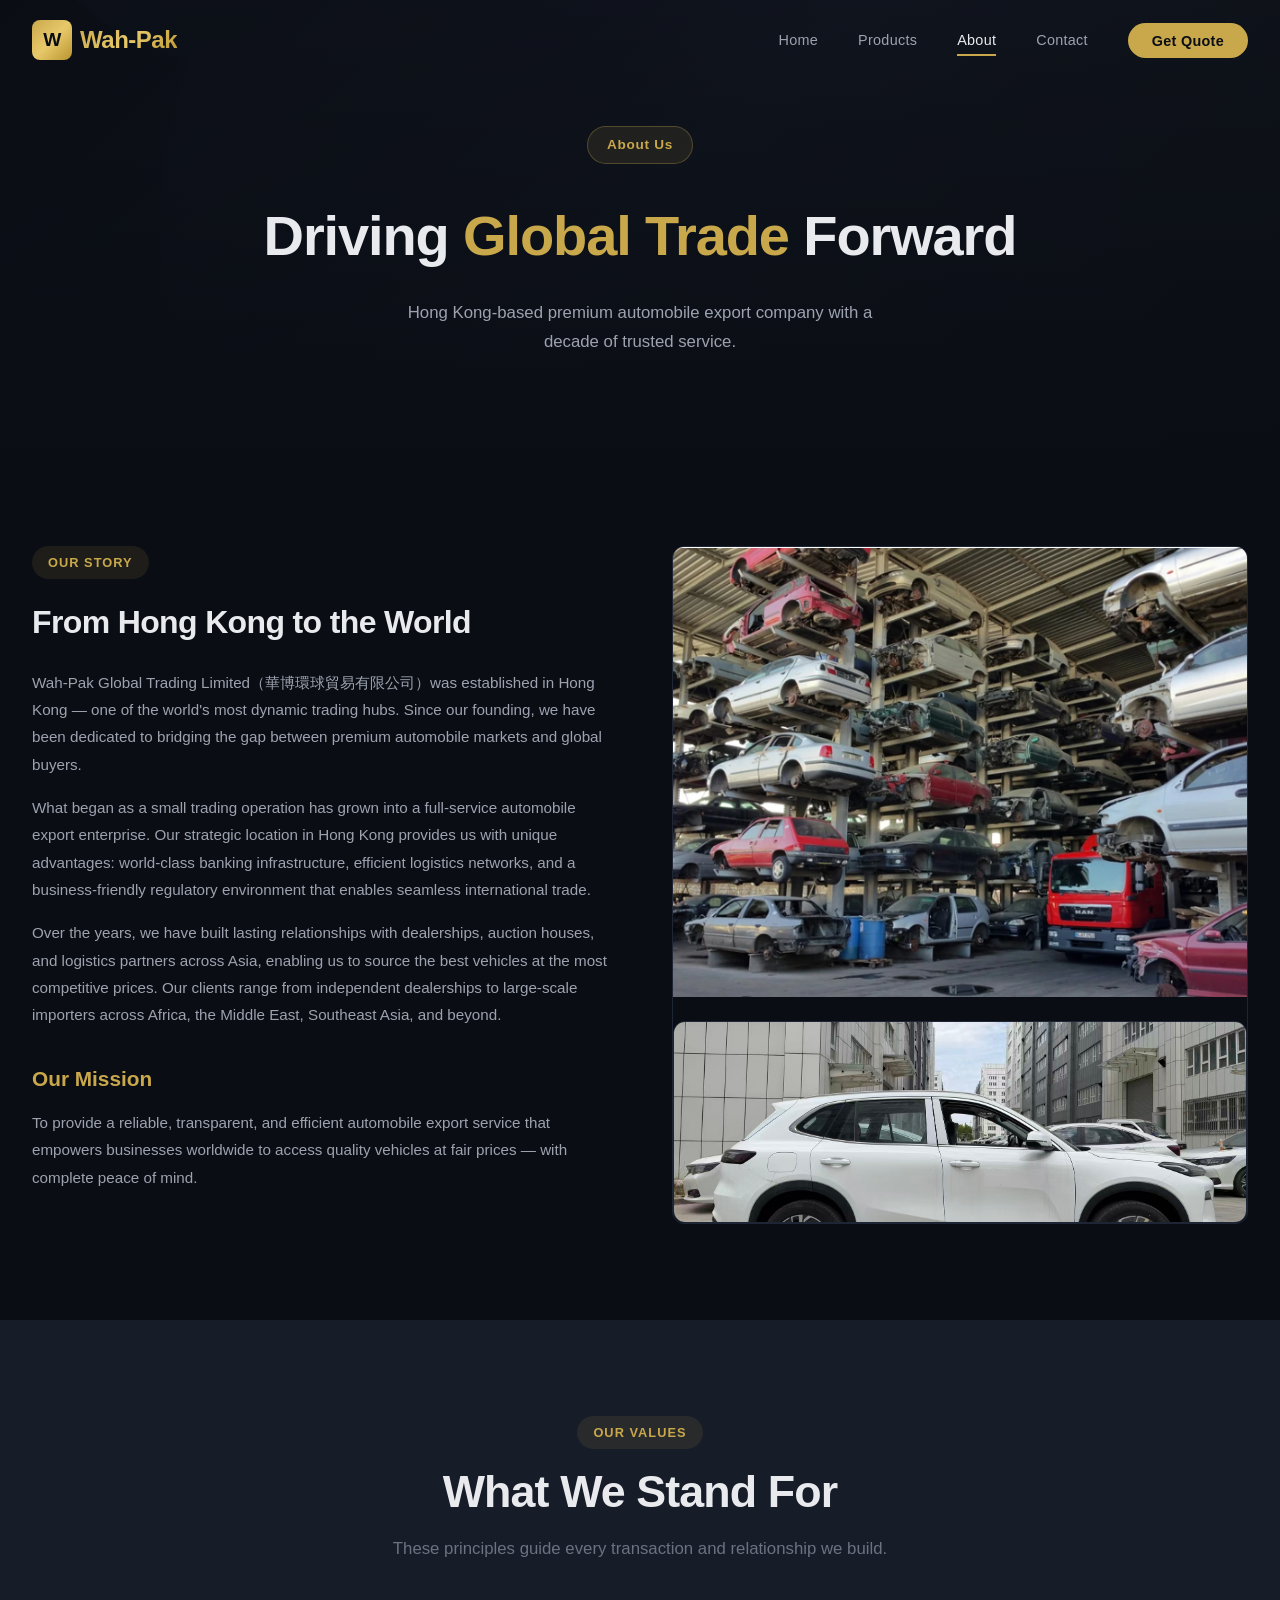
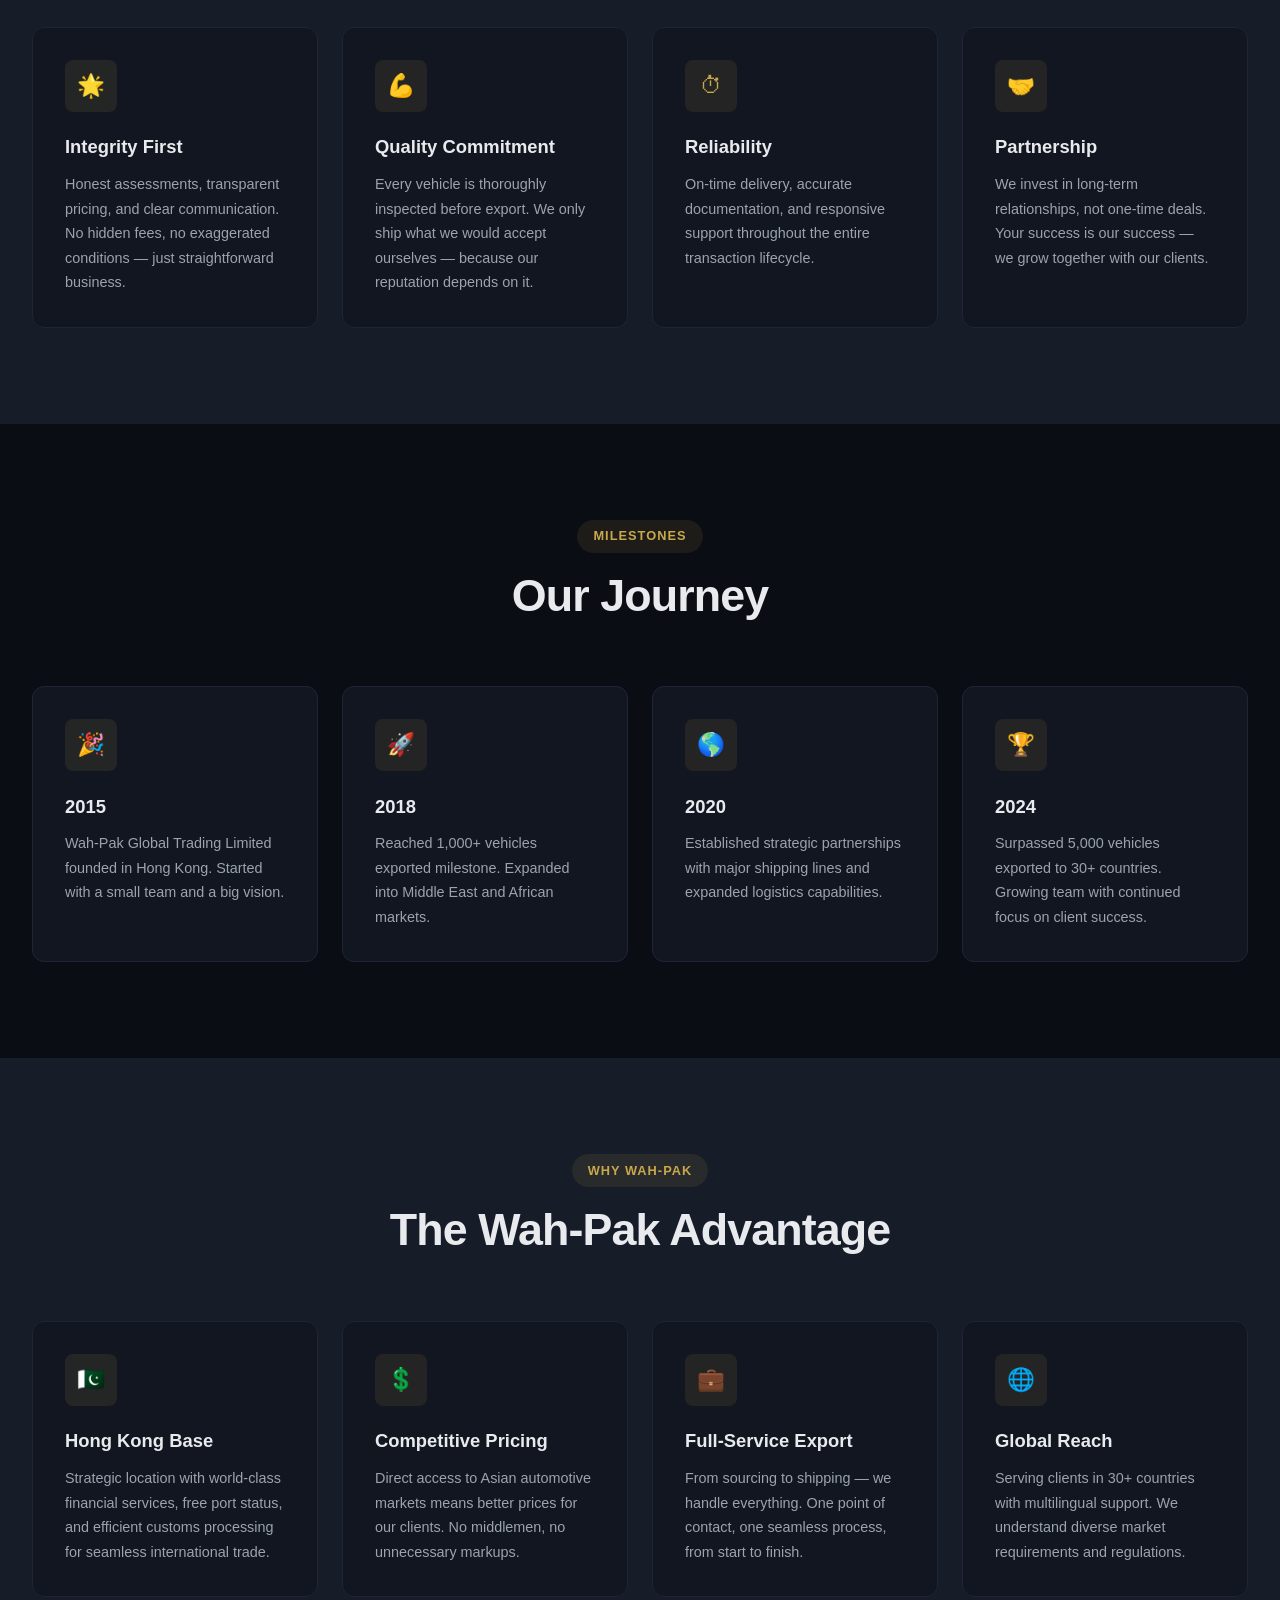
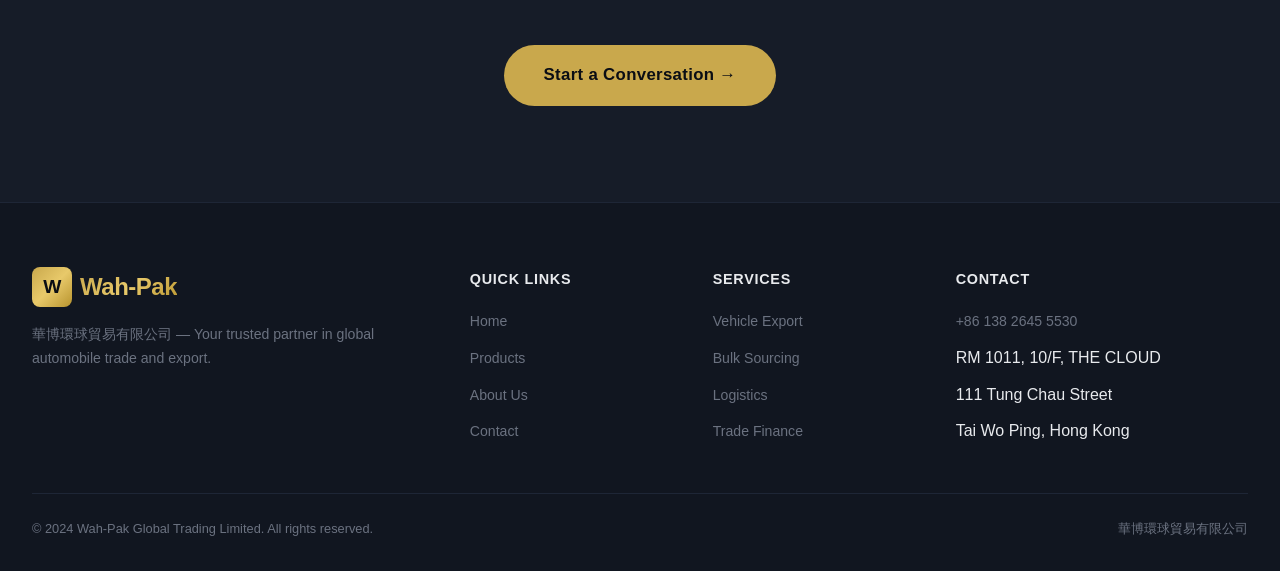
<file: about.html>
<!DOCTYPE html>
<html lang="zh-HK">
<head>
  <meta charset="UTF-8">
  <meta name="viewport" content="width=device-width, initial-scale=1.0">
  <meta name="description" content="About Wah-Pak Global Trading Limited - Premium automobile export company based in Hong Kong with 10+ years of experience.">
  <title>About Us | Wah-Pak Global Trading</title>
  <link rel="stylesheet" href="css/style.css">
  <link rel="icon" type="image/svg+xml" href="data:image/svg+xml,<svg xmlns='http://www.w3.org/2000/svg' viewBox='0 0 100 100'><rect width='100' height='100' rx='20' fill='%23c9a84c'/><text x='50' y='68' text-anchor='middle' font-size='50' font-weight='bold' fill='%230a0d14'>W</text></svg>">
</head>
<body>

  <!-- Header -->
  <header class="header scrolled">
    <div class="nav-container">
      <a href="index.html" class="logo">
        <div class="logo-icon">W</div>
        <span class="logo-text">Wah-Pak</span>
      </a>

      <nav>
        <ul class="nav-links">
          <li><a href="index.html">Home</a></li>
          <li><a href="products.html">Products</a></li>
          <li><a href="about.html">About</a></li>
          <li><a href="contact.html">Contact</a></li>
          <li><a href="contact.html" class="nav-cta">Get Quote</a></li>
        </ul>
      </nav>

      <div class="mobile-toggle">
        <span></span>
        <span></span>
        <span></span>
      </div>
    </div>
  </header>

  <!-- Page Hero -->
  <section class="page-hero">
    <div class="hero-bg"></div>
    <div class="hero-overlay"></div>
    <div class="page-hero-content">
      <span class="hero-badge">About Us</span>
      <h1>Driving <span class="text-accent">Global Trade</span> Forward</h1>
      <p>Hong Kong-based premium automobile export company with a decade of trusted service.</p>
    </div>
  </section>

  <!-- Company Story -->
  <section class="section section-dark">
    <div class="container">
      <div class="about-grid reveal" style="align-items:start;">
        <div class="about-content" style="padding-top:0;">
          <span class="section-label">Our Story</span>
          <h2>From Hong Kong to the World</h2>
          <p>
            Wah-Pak Global Trading Limited（華博環球貿易有限公司）was established in Hong Kong — one of the world's most dynamic trading hubs. Since our founding, we have been dedicated to bridging the gap between premium automobile markets and global buyers.
          </p>
          <p>
            What began as a small trading operation has grown into a full-service automobile export enterprise. Our strategic location in Hong Kong provides us with unique advantages: world-class banking infrastructure, efficient logistics networks, and a business-friendly regulatory environment that enables seamless international trade.
          </p>
          <p>
            Over the years, we have built lasting relationships with dealerships, auction houses, and logistics partners across Asia, enabling us to source the best vehicles at the most competitive prices. Our clients range from independent dealerships to large-scale importers across Africa, the Middle East, Southeast Asia, and beyond.
          </p>
          <h3 style="margin-top:2rem; margin-bottom:0.8rem; color: var(--accent); font-size: 1.3rem;">Our Mission</h3>
          <p>
            To provide a reliable, transparent, and efficient automobile export service that empowers businesses worldwide to access quality vehicles at fair prices — with complete peace of mind.
          </p>
        </div>

        <div class="about-image reveal" style="height:auto; position:sticky; top:100px;">
          <img src="images/product-1.png" alt="Wah-Pak Company" style="height:450px;">
          <div style="margin-top:1.5rem; display:grid; gap:1rem;">
            <div class="about-image">
              <img src="images/product-6.jpg" alt="Our Showroom" style="height:200px;">
            </div>
          </div>
        </div>
      </div>
    </div>
  </section>

  <!-- Core Values -->
  <section class="section section-alt">
    <div class="container">
      <div class="section-header reveal">
        <span class="section-label">Our Values</span>
        <h2 class="section-title">What We Stand For</h2>
        <p class="section-subtitle">These principles guide every transaction and relationship we build.</p>
      </div>

      <div class="services-grid">
        <div class="service-card reveal">
          <div class="service-icon">&#127775;</div>
          <h3>Integrity First</h3>
          <p>Honest assessments, transparent pricing, and clear communication. No hidden fees, no exaggerated conditions — just straightforward business.</p>
        </div>

        <div class="service-card reveal">
          <div class="service-icon">&#128170;</div>
          <h3>Quality Commitment</h3>
          <p>Every vehicle is thoroughly inspected before export. We only ship what we would accept ourselves — because our reputation depends on it.</p>
        </div>

        <div class="service-card reveal">
          <div class="service-icon">&#9201;</div>
          <h3>Reliability</h3>
          <p>On-time delivery, accurate documentation, and responsive support throughout the entire transaction lifecycle.</p>
        </div>

        <div class="service-card reveal">
          <div class="service-icon">&#129309;</div>
          <h3>Partnership</h3>
          <p>We invest in long-term relationships, not one-time deals. Your success is our success — we grow together with our clients.</p>
        </div>
      </div>
    </div>
  </section>

  <!-- Timeline -->
  <section class="section section-dark">
    <div class="container">
      <div class="section-header reveal">
        <span class="section-label">Milestones</span>
        <h2 class="section-title">Our Journey</h2>
      </div>

      <div class="services-grid">
        <div class="service-card reveal">
          <div class="service-icon">&#127881;</div>
          <h3>2015</h3>
          <p>Wah-Pak Global Trading Limited founded in Hong Kong. Started with a small team and a big vision.</p>
        </div>

        <div class="service-card reveal">
          <div class="service-icon">&#128640;</div>
          <h3>2018</h3>
          <p>Reached 1,000+ vehicles exported milestone. Expanded into Middle East and African markets.</p>
        </div>

        <div class="service-card reveal">
          <div class="service-icon">&#127758;</div>
          <h3>2020</h3>
          <p>Established strategic partnerships with major shipping lines and expanded logistics capabilities.</p>
        </div>

        <div class="service-card reveal">
          <div class="service-icon">&#127942;</div>
          <h3>2024</h3>
          <p>Surpassed 5,000 vehicles exported to 30+ countries. Growing team with continued focus on client success.</p>
        </div>
      </div>
    </div>
  </section>

  <!-- Why Choose Us -->
  <section class="section section-alt">
    <div class="container">
      <div class="section-header reveal">
        <span class="section-label">Why Wah-Pak</span>
        <h2 class="section-title">The Wah-Pak Advantage</h2>
      </div>

      <div class="services-grid">
        <div class="service-card reveal">
          <div class="service-icon">&#127477;&#127472;</div>
          <h3>Hong Kong Base</h3>
          <p>Strategic location with world-class financial services, free port status, and efficient customs processing for seamless international trade.</p>
        </div>

        <div class="service-card reveal">
          <div class="service-icon">&#128178;</div>
          <h3>Competitive Pricing</h3>
          <p>Direct access to Asian automotive markets means better prices for our clients. No middlemen, no unnecessary markups.</p>
        </div>

        <div class="service-card reveal">
          <div class="service-icon">&#128188;</div>
          <h3>Full-Service Export</h3>
          <p>From sourcing to shipping — we handle everything. One point of contact, one seamless process, from start to finish.</p>
        </div>

        <div class="service-card reveal">
          <div class="service-icon">&#127760;</div>
          <h3>Global Reach</h3>
          <p>Serving clients in 30+ countries with multilingual support. We understand diverse market requirements and regulations.</p>
        </div>
      </div>

      <div style="text-align:center; margin-top:3rem;" class="reveal">
        <a href="contact.html" class="btn btn-primary" style="font-size:1.05rem; padding:1rem 2.5rem;">
          Start a Conversation &#8594;
        </a>
      </div>
    </div>
  </section>

  <!-- Footer -->
  <footer class="footer">
    <div class="footer-grid">
      <div class="footer-brand">
        <a href="index.html" class="logo" style="margin-bottom:1rem;">
          <div class="logo-icon">W</div>
          <span class="logo-text">Wah-Pak</span>
        </a>
        <p>華博環球貿易有限公司 — Your trusted partner in global automobile trade and export.</p>
      </div>

      <div class="footer-links">
        <h4>Quick Links</h4>
        <ul>
          <li><a href="index.html">Home</a></li>
          <li><a href="products.html">Products</a></li>
          <li><a href="about.html">About Us</a></li>
          <li><a href="contact.html">Contact</a></li>
        </ul>
      </div>

      <div class="footer-links">
        <h4>Services</h4>
        <ul>
          <li><a href="products.html">Vehicle Export</a></li>
          <li><a href="products.html">Bulk Sourcing</a></li>
          <li><a href="index.html#services">Logistics</a></li>
          <li><a href="index.html#services">Trade Finance</a></li>
        </ul>
      </div>

      <div class="footer-links">
        <h4>Contact</h4>
        <ul>
          <li><a href="tel:+8613826455530">+86 138 2645 5530</a></li>
          <li>RM 1011, 10/F, THE CLOUD</li>
          <li>111 Tung Chau Street</li>
          <li>Tai Wo Ping, Hong Kong</li>
        </ul>
      </div>
    </div>

    <div class="footer-bottom">
      <p>&copy; 2024 Wah-Pak Global Trading Limited. All rights reserved.</p>
      <p>華博環球貿易有限公司</p>
    </div>
  </footer>

  <script src="js/main.js"></script>
</body>
</html>
</file>
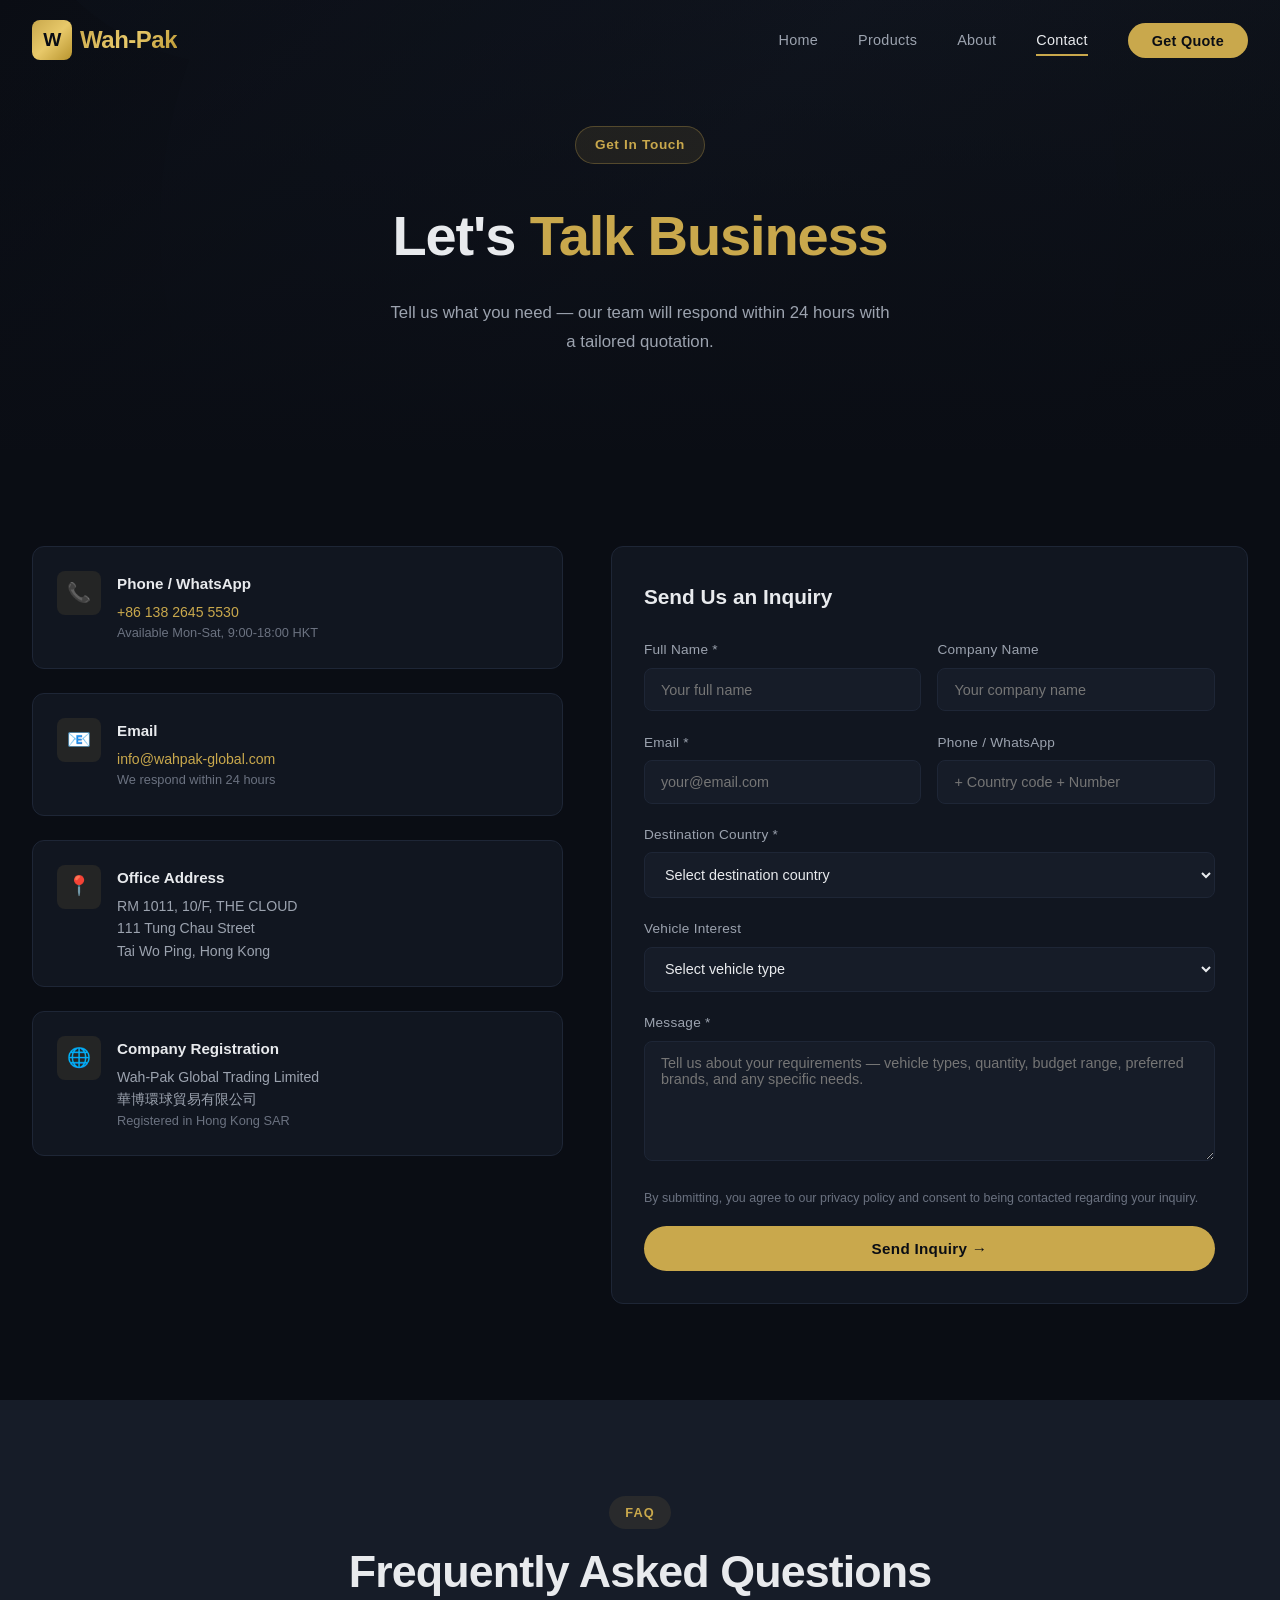
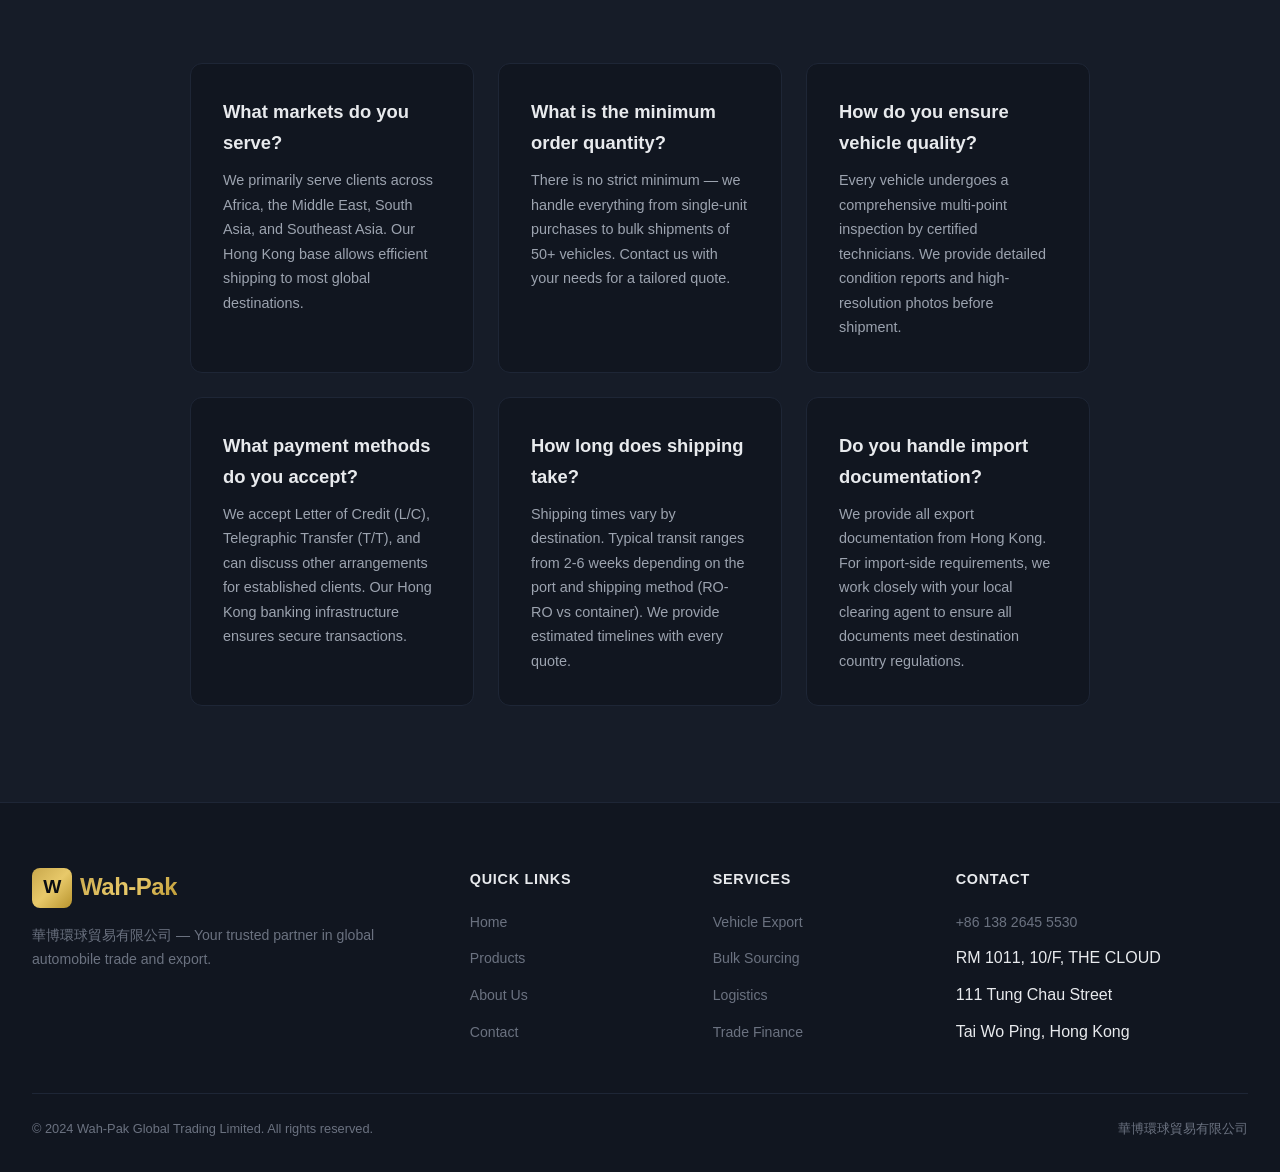
<file: contact.html>
<!DOCTYPE html>
<html lang="zh-HK">
<head>
  <meta charset="UTF-8">
  <meta name="viewport" content="width=device-width, initial-scale=1.0">
  <meta name="description" content="Contact Wah-Pak Global Trading Limited for premium automobile export. Get a quote within 24 hours.">
  <title>Contact | Wah-Pak Global Trading</title>
  <link rel="stylesheet" href="css/style.css">
  <link rel="icon" type="image/svg+xml" href="data:image/svg+xml,<svg xmlns='http://www.w3.org/2000/svg' viewBox='0 0 100 100'><rect width='100' height='100' rx='20' fill='%23c9a84c'/><text x='50' y='68' text-anchor='middle' font-size='50' font-weight='bold' fill='%230a0d14'>W</text></svg>">
</head>
<body>

  <!-- Header -->
  <header class="header scrolled">
    <div class="nav-container">
      <a href="index.html" class="logo">
        <div class="logo-icon">W</div>
        <span class="logo-text">Wah-Pak</span>
      </a>

      <nav>
        <ul class="nav-links">
          <li><a href="index.html">Home</a></li>
          <li><a href="products.html">Products</a></li>
          <li><a href="about.html">About</a></li>
          <li><a href="contact.html">Contact</a></li>
          <li><a href="contact.html" class="nav-cta">Get Quote</a></li>
        </ul>
      </nav>

      <div class="mobile-toggle">
        <span></span>
        <span></span>
        <span></span>
      </div>
    </div>
  </header>

  <!-- Page Hero -->
  <section class="page-hero">
    <div class="hero-bg"></div>
    <div class="hero-overlay"></div>
    <div class="page-hero-content">
      <span class="hero-badge">Get In Touch</span>
      <h1>Let's <span class="text-accent">Talk Business</span></h1>
      <p>Tell us what you need — our team will respond within 24 hours with a tailored quotation.</p>
    </div>
  </section>

  <!-- Contact Section -->
  <section class="section section-dark">
    <div class="container">
      <div class="contact-grid">
        <!-- Contact Info Cards -->
        <div class="contact-info reveal">
          <div class="contact-card">
            <div class="contact-icon">&#128222;</div>
            <div>
              <h4>Phone / WhatsApp</h4>
              <p><a href="tel:+8613826455530" style="color: var(--accent);">+86 138 2645 5530</a></p>
              <p style="font-size:0.8rem; color: var(--text-muted);">Available Mon-Sat, 9:00-18:00 HKT</p>
            </div>
          </div>

          <div class="contact-card">
            <div class="contact-icon">&#128231;</div>
            <div>
              <h4>Email</h4>
              <p style="color: var(--accent);">info@wahpak-global.com</p>
              <p style="font-size:0.8rem; color: var(--text-muted);">We respond within 24 hours</p>
            </div>
          </div>

          <div class="contact-card">
            <div class="contact-icon">&#128205;</div>
            <div>
              <h4>Office Address</h4>
              <p>RM 1011, 10/F, THE CLOUD</p>
              <p>111 Tung Chau Street</p>
              <p>Tai Wo Ping, Hong Kong</p>
            </div>
          </div>

          <div class="contact-card">
            <div class="contact-icon">&#127760;</div>
            <div>
              <h4>Company Registration</h4>
              <p>Wah-Pak Global Trading Limited</p>
              <p>華博環球貿易有限公司</p>
              <p style="font-size:0.8rem; color: var(--text-muted);">Registered in Hong Kong SAR</p>
            </div>
          </div>
        </div>

        <!-- Contact Form -->
        <div class="reveal">
          <form class="contact-form" onsubmit="return handleContactSubmit(event)">
            <h3 style="font-size:1.3rem; font-weight:700; margin-bottom:1.5rem;">Send Us an Inquiry</h3>

            <div style="display:grid; grid-template-columns:1fr 1fr; gap:1rem;">
              <div class="form-group">
                <label>Full Name *</label>
                <input type="text" placeholder="Your full name" required>
              </div>

              <div class="form-group">
                <label>Company Name</label>
                <input type="text" placeholder="Your company name">
              </div>
            </div>

            <div style="display:grid; grid-template-columns:1fr 1fr; gap:1rem;">
              <div class="form-group">
                <label>Email *</label>
                <input type="email" placeholder="your@email.com" required>
              </div>

              <div class="form-group">
                <label>Phone / WhatsApp</label>
                <input type="tel" placeholder="+ Country code + Number">
              </div>
            </div>

            <div class="form-group">
              <label>Destination Country *</label>
              <select required>
                <option value="">Select destination country</option>
                <option>Nigeria</option>
                <option>Kenya</option>
                <option>Ghana</option>
                <option>Tanzania</option>
                <option>South Africa</option>
                <option>UAE</option>
                <option>Saudi Arabia</option>
                <option>Pakistan</option>
                <option>Bangladesh</option>
                <option>Philippines</option>
                <option>Vietnam</option>
                <option>Other</option>
              </select>
            </div>

            <div class="form-group">
              <label>Vehicle Interest</label>
              <select>
                <option value="">Select vehicle type</option>
                <option>Sedan</option>
                <option>SUV</option>
                <option>MPV</option>
                <option>Pickup Truck</option>
                <option>Electric Vehicle</option>
                <option>Multiple Types / Bulk</option>
              </select>
            </div>

            <div class="form-group">
              <label>Message *</label>
              <textarea placeholder="Tell us about your requirements — vehicle types, quantity, budget range, preferred brands, and any specific needs." required></textarea>
            </div>

            <p style="font-size:0.78rem; color: var(--text-muted); margin-bottom:1rem;">
              By submitting, you agree to our privacy policy and consent to being contacted regarding your inquiry.
            </p>

            <button type="submit" class="btn-submit">Send Inquiry &#8594;</button>
          </form>
        </div>
      </div>
    </div>
  </section>

  <!-- FAQ Section -->
  <section class="section section-alt">
    <div class="container">
      <div class="section-header reveal">
        <span class="section-label">FAQ</span>
        <h2 class="section-title">Frequently Asked Questions</h2>
      </div>

      <div class="services-grid" style="max-width:900px; margin:0 auto;">
        <div class="service-card reveal">
          <h3>What markets do you serve?</h3>
          <p>We primarily serve clients across Africa, the Middle East, South Asia, and Southeast Asia. Our Hong Kong base allows efficient shipping to most global destinations.</p>
        </div>

        <div class="service-card reveal">
          <h3>What is the minimum order quantity?</h3>
          <p>There is no strict minimum — we handle everything from single-unit purchases to bulk shipments of 50+ vehicles. Contact us with your needs for a tailored quote.</p>
        </div>

        <div class="service-card reveal">
          <h3>How do you ensure vehicle quality?</h3>
          <p>Every vehicle undergoes a comprehensive multi-point inspection by certified technicians. We provide detailed condition reports and high-resolution photos before shipment.</p>
        </div>

        <div class="service-card reveal">
          <h3>What payment methods do you accept?</h3>
          <p>We accept Letter of Credit (L/C), Telegraphic Transfer (T/T), and can discuss other arrangements for established clients. Our Hong Kong banking infrastructure ensures secure transactions.</p>
        </div>

        <div class="service-card reveal">
          <h3>How long does shipping take?</h3>
          <p>Shipping times vary by destination. Typical transit ranges from 2-6 weeks depending on the port and shipping method (RO-RO vs container). We provide estimated timelines with every quote.</p>
        </div>

        <div class="service-card reveal">
          <h3>Do you handle import documentation?</h3>
          <p>We provide all export documentation from Hong Kong. For import-side requirements, we work closely with your local clearing agent to ensure all documents meet destination country regulations.</p>
        </div>
      </div>
    </div>
  </section>

  <!-- Footer -->
  <footer class="footer">
    <div class="footer-grid">
      <div class="footer-brand">
        <a href="index.html" class="logo" style="margin-bottom:1rem;">
          <div class="logo-icon">W</div>
          <span class="logo-text">Wah-Pak</span>
        </a>
        <p>華博環球貿易有限公司 — Your trusted partner in global automobile trade and export.</p>
      </div>

      <div class="footer-links">
        <h4>Quick Links</h4>
        <ul>
          <li><a href="index.html">Home</a></li>
          <li><a href="products.html">Products</a></li>
          <li><a href="about.html">About Us</a></li>
          <li><a href="contact.html">Contact</a></li>
        </ul>
      </div>

      <div class="footer-links">
        <h4>Services</h4>
        <ul>
          <li><a href="products.html">Vehicle Export</a></li>
          <li><a href="products.html">Bulk Sourcing</a></li>
          <li><a href="index.html#services">Logistics</a></li>
          <li><a href="index.html#services">Trade Finance</a></li>
        </ul>
      </div>

      <div class="footer-links">
        <h4>Contact</h4>
        <ul>
          <li><a href="tel:+8613826455530">+86 138 2645 5530</a></li>
          <li>RM 1011, 10/F, THE CLOUD</li>
          <li>111 Tung Chau Street</li>
          <li>Tai Wo Ping, Hong Kong</li>
        </ul>
      </div>
    </div>

    <div class="footer-bottom">
      <p>&copy; 2024 Wah-Pak Global Trading Limited. All rights reserved.</p>
      <p>華博環球貿易有限公司</p>
    </div>
  </footer>

  <script>
    function handleContactSubmit(e) {
      e.preventDefault();
      const btn = e.target.querySelector('.btn-submit');
      const originalText = btn.textContent;
      btn.textContent = 'Sending...';
      btn.disabled = true;

      setTimeout(() => {
        btn.textContent = '✓ Message Sent! We\'ll Reply Within 24h';
        btn.style.background = '#22c55e';
        e.target.reset();

        setTimeout(() => {
          btn.textContent = originalText;
          btn.style.background = '';
          btn.disabled = false;
        }, 4000);
      }, 1500);
    }
  </script>

  <script src="js/main.js"></script>
</body>
</html>
</file>
<file: css/style.css>
/* ========================================
   Wah-Pak Global Trading Limited
   B2B Auto Trade Website - Custom Styles
   ======================================== */

/* CSS Variables */
:root {
  --bg-dark: #0a0d14;
  --bg-card: #111620;
  --bg-surface: #161c28;
  --text-primary: #e8eaed;
  --text-secondary: #9ca3af;
  --text-muted: #6b7280;
  --accent: #c9a84c;
  --accent-hover: #d4b35c;
  --accent-dim: rgba(201, 168, 76, 0.1);
  --border: #1e2636;
  --border-light: #2a3344;
  --gradient-dark: linear-gradient(135deg, #0a0d14 0%, #111620 50%, #0d1117 100%);
  --gradient-accent: linear-gradient(135deg, #c9a84c 0%, #e8c96a 50%, #b8942e 100%);
  --shadow-lg: 0 25px 50px -12px rgba(0, 0, 0, 0.5);
  --radius: 12px;
  --radius-sm: 8px;
  --transition: 0.3s cubic-bezier(0.4, 0, 0.2, 1);
}

/* Reset & Base */
*, *::before, *::after {
  margin: 0;
  padding: 0;
  box-sizing: border-box;
}

html {
  scroll-behavior: smooth;
  font-size: 16px;
}

body {
  font-family: -apple-system, BlinkMacSystemFont, "Segoe UI", Roboto, "Helvetica Neue", Arial, "PingFang SC", "Microsoft YaHei", sans-serif;
  background: var(--bg-dark);
  color: var(--text-primary);
  line-height: 1.7;
  overflow-x: hidden;
  -webkit-font-smoothing: antialiased;
}

img {
  max-width: 100%;
  height: auto;
  display: block;
}

a {
  color: inherit;
  text-decoration: none;
  transition: color var(--transition);
}

/* ========================================
   Header & Navigation
   ======================================== */
.header {
  position: fixed;
  top: 0;
  left: 0;
  right: 0;
  z-index: 1000;
  padding: 0 2rem;
  transition: all var(--transition);
}

.header.scrolled {
  background: rgba(10, 13, 20, 0.85);
  backdrop-filter: blur(20px);
  -webkit-backdrop-filter: blur(20px);
  border-bottom: 1px solid var(--border);
}

.nav-container {
  max-width: 1280px;
  margin: 0 auto;
  display: flex;
  align-items: center;
  justify-content: space-between;
  height: 80px;
}

.logo {
  font-size: 1.5rem;
  font-weight: 800;
  letter-spacing: -0.02em;
  display: flex;
  align-items: center;
  gap: 0.5rem;
}

.logo-icon {
  width: 40px;
  height: 40px;
  background: var(--gradient-accent);
  border-radius: var(--radius-sm);
  display: flex;
  align-items: center;
  justify-content: center;
  font-size: 1.2rem;
  color: var(--bg-dark);
  font-weight: 900;
}

.logo-text {
  background: var(--gradient-accent);
  -webkit-background-clip: text;
  -webkit-text-fill-color: transparent;
  background-clip: text;
}

.nav-links {
  display: flex;
  align-items: center;
  gap: 2.5rem;
  list-style: none;
}

.nav-links a {
  font-size: 0.9rem;
  font-weight: 500;
  color: var(--text-secondary);
  position: relative;
  padding: 0.25rem 0;
  letter-spacing: 0.02em;
}

.nav-links a::after {
  content: '';
  position: absolute;
  bottom: -4px;
  left: 0;
  width: 0;
  height: 2px;
  background: var(--accent);
  transition: width var(--transition);
}

.nav-links a:hover,
.nav-links a.active {
  color: var(--text-primary);
}

.nav-links a:hover::after,
.nav-links a.active::after {
  width: 100%;
}

.nav-cta {
  padding: 0.6rem 1.5rem !important;
  background: var(--accent);
  color: var(--bg-dark) !important;
  border-radius: 50px;
  font-weight: 600 !important;
  transition: all var(--transition) !important;
}

.nav-cta:hover {
  background: var(--accent-hover) !important;
  transform: translateY(-1px);
  box-shadow: 0 4px 20px rgba(201, 168, 76, 0.3);
}

.nav-cta::after {
  display: none !important;
}

/* Mobile Menu */
.mobile-toggle {
  display: none;
  flex-direction: column;
  gap: 5px;
  cursor: pointer;
  padding: 0.5rem;
  z-index: 1001;
}

.mobile-toggle span {
  display: block;
  width: 24px;
  height: 2px;
  background: var(--text-primary);
  transition: all var(--transition);
  border-radius: 2px;
}

.mobile-toggle.active span:nth-child(1) {
  transform: rotate(45deg) translate(5px, 5px);
}

.mobile-toggle.active span:nth-child(2) {
  opacity: 0;
}

.mobile-toggle.active span:nth-child(3) {
  transform: rotate(-45deg) translate(5px, -5px);
}

/* ========================================
   Hero Section
   ======================================== */
.hero {
  position: relative;
  min-height: 100vh;
  display: flex;
  align-items: center;
  background: var(--gradient-dark);
  overflow: hidden;
}

.hero-bg {
  position: absolute;
  inset: 0;
  background: url('data:image/svg+xml,<svg xmlns="http://www.w3.org/2000/svg" viewBox="0 0 800 800"><rect width="800" height="800" fill="none"/><g fill="%23111620"><circle cx="400" cy="400" r="300"/><circle cx="150" cy="150" r="150"/><circle cx="650" cy="650" r="120"/></g></svg>') center/cover;
  opacity: 0.3;
}

.hero-overlay {
  position: absolute;
  inset: 0;
  background: linear-gradient(180deg, rgba(10,13,20,0.2) 0%, rgba(10,13,20,0.6) 50%, rgba(10,13,20,0.95) 100%);
}

.hero-content {
  position: relative;
  z-index: 2;
  max-width: 1280px;
  margin: 0 auto;
  padding: 6rem 2rem 4rem;
  width: 100%;
}

.hero-badge {
  display: inline-block;
  padding: 0.4rem 1.2rem;
  background: var(--accent-dim);
  border: 1px solid rgba(201, 168, 76, 0.3);
  border-radius: 50px;
  color: var(--accent);
  font-size: 0.85rem;
  font-weight: 600;
  letter-spacing: 0.05em;
  margin-bottom: 1.5rem;
  animation: fadeInUp 0.6s ease-out;
}

.hero h1 {
  font-size: clamp(2.5rem, 6vw, 4.5rem);
  font-weight: 800;
  line-height: 1.1;
  margin-bottom: 1.5rem;
  letter-spacing: -0.02em;
  animation: fadeInUp 0.6s ease-out 0.1s both;
}

.hero .text-accent {
  background: var(--gradient-accent);
  -webkit-background-clip: text;
  -webkit-text-fill-color: transparent;
  background-clip: text;
}

.hero p {
  font-size: 1.15rem;
  color: var(--text-secondary);
  max-width: 560px;
  margin-bottom: 2.5rem;
  line-height: 1.8;
  animation: fadeInUp 0.6s ease-out 0.2s both;
}

.hero-buttons {
  display: flex;
  gap: 1rem;
  flex-wrap: wrap;
  animation: fadeInUp 0.6s ease-out 0.3s both;
}

.btn {
  display: inline-flex;
  align-items: center;
  gap: 0.5rem;
  padding: 0.85rem 2rem;
  border-radius: 50px;
  font-weight: 600;
  font-size: 0.95rem;
  transition: all var(--transition);
  cursor: pointer;
  border: none;
  letter-spacing: 0.02em;
}

.btn-primary {
  background: var(--accent);
  color: var(--bg-dark);
}

.btn-primary:hover {
  background: var(--accent-hover);
  transform: translateY(-2px);
  box-shadow: 0 8px 30px rgba(201, 168, 76, 0.3);
}

.btn-outline {
  border: 2px solid var(--border-light);
  color: var(--text-primary);
  background: transparent;
}

.btn-outline:hover {
  border-color: var(--accent);
  color: var(--accent);
  background: var(--accent-dim);
}

/* Hero Stats */
.hero-stats {
  display: flex;
  gap: 3rem;
  margin-top: 4rem;
  padding-top: 2.5rem;
  border-top: 1px solid var(--border);
  animation: fadeInUp 0.6s ease-out 0.4s both;
}

.hero-stat h3 {
  font-size: 2rem;
  font-weight: 800;
  color: var(--accent);
  line-height: 1;
  margin-bottom: 0.3rem;
}

.hero-stat p {
  font-size: 0.85rem;
  color: var(--text-muted);
  margin: 0;
  text-transform: uppercase;
  letter-spacing: 0.05em;
}

/* ========================================
   Section Styles
   ======================================== */
.section {
  padding: 6rem 2rem;
}

.section-dark {
  background: var(--bg-dark);
}

.section-alt {
  background: var(--bg-surface);
}

.container {
  max-width: 1280px;
  margin: 0 auto;
}

.section-header {
  text-align: center;
  margin-bottom: 4rem;
}

.section-label {
  display: inline-block;
  padding: 0.35rem 1rem;
  background: var(--accent-dim);
  border-radius: 50px;
  color: var(--accent);
  font-size: 0.8rem;
  font-weight: 600;
  letter-spacing: 0.08em;
  text-transform: uppercase;
  margin-bottom: 1rem;
}

.section-title {
  font-size: clamp(1.8rem, 3.5vw, 2.8rem);
  font-weight: 800;
  line-height: 1.2;
  margin-bottom: 1rem;
  letter-spacing: -0.02em;
}

.section-subtitle {
  color: var(--text-muted);
  font-size: 1.05rem;
  max-width: 600px;
  margin: 0 auto;
}

/* ========================================
   Services / Advantages Grid
   ======================================== */
.services-grid {
  display: grid;
  grid-template-columns: repeat(auto-fit, minmax(280px, 1fr));
  gap: 1.5rem;
}

.service-card {
  background: var(--bg-card);
  border: 1px solid var(--border);
  border-radius: var(--radius);
  padding: 2rem;
  transition: all var(--transition);
  position: relative;
  overflow: hidden;
}

.service-card::before {
  content: '';
  position: absolute;
  top: 0;
  left: 0;
  width: 100%;
  height: 3px;
  background: var(--gradient-accent);
  transform: scaleX(0);
  transform-origin: left;
  transition: transform var(--transition);
}

.service-card:hover {
  border-color: var(--accent);
  transform: translateY(-4px);
  box-shadow: var(--shadow-lg);
}

.service-card:hover::before {
  transform: scaleX(1);
}

.service-icon {
  width: 52px;
  height: 52px;
  background: var(--accent-dim);
  border-radius: var(--radius-sm);
  display: flex;
  align-items: center;
  justify-content: center;
  font-size: 1.4rem;
  margin-bottom: 1.2rem;
  color: var(--accent);
}

.service-card h3 {
  font-size: 1.15rem;
  font-weight: 700;
  margin-bottom: 0.6rem;
}

.service-card p {
  color: var(--text-secondary);
  font-size: 0.9rem;
  line-height: 1.7;
}

/* ========================================
   Products Section
   ======================================== */
.products-grid {
  display: grid;
  grid-template-columns: repeat(auto-fit, minmax(320px, 1fr));
  gap: 1.5rem;
}

.product-card {
  background: var(--bg-card);
  border: 1px solid var(--border);
  border-radius: var(--radius);
  overflow: hidden;
  transition: all var(--transition);
  cursor: pointer;
}

.product-card:hover {
  border-color: var(--accent);
  transform: translateY(-6px);
  box-shadow: var(--shadow-lg);
}

.product-image {
  width: 100%;
  height: 240px;
  object-fit: cover;
  transition: transform 0.5s ease;
}

.product-card:hover .product-image {
  transform: scale(1.05);
}

.product-info {
  padding: 1.5rem;
}

.product-info h3 {
  font-size: 1.1rem;
  font-weight: 700;
  margin-bottom: 0.4rem;
}

.product-info p {
  color: var(--text-secondary);
  font-size: 0.88rem;
  line-height: 1.6;
}

.product-tag {
  display: inline-block;
  padding: 0.2rem 0.8rem;
  background: var(--accent-dim);
  color: var(--accent);
  font-size: 0.75rem;
  border-radius: 50px;
  font-weight: 600;
  margin-top: 0.8rem;
}

/* ========================================
   About Section / Timeline
   ======================================== */
.about-grid {
  display: grid;
  grid-template-columns: 1fr 1fr;
  gap: 4rem;
  align-items: center;
}

.about-image {
  border-radius: var(--radius);
  overflow: hidden;
  border: 1px solid var(--border);
}

.about-image img {
  width: 100%;
  height: 400px;
  object-fit: cover;
}

.about-content h2 {
  font-size: 2rem;
  font-weight: 800;
  margin-bottom: 1.2rem;
  letter-spacing: -0.02em;
}

.about-content p {
  color: var(--text-secondary);
  margin-bottom: 1rem;
  font-size: 0.95rem;
  line-height: 1.8;
}

.values-list {
  list-style: none;
  display: flex;
  flex-direction: column;
  gap: 0.8rem;
  margin-top: 1.5rem;
}

.values-list li {
  display: flex;
  align-items: center;
  gap: 0.8rem;
  color: var(--text-secondary);
  font-size: 0.95rem;
}

.values-list .check {
  width: 24px;
  height: 24px;
  background: var(--accent-dim);
  border-radius: 50%;
  display: flex;
  align-items: center;
  justify-content: center;
  color: var(--accent);
  font-size: 0.75rem;
  flex-shrink: 0;
}

/* ========================================
   Contact Section
   ======================================== */
.contact-grid {
  display: grid;
  grid-template-columns: 1fr 1.2fr;
  gap: 3rem;
}

.contact-info {
  display: flex;
  flex-direction: column;
  gap: 1.5rem;
}

.contact-card {
  background: var(--bg-card);
  border: 1px solid var(--border);
  border-radius: var(--radius);
  padding: 1.5rem;
  display: flex;
  gap: 1rem;
  align-items: flex-start;
  transition: all var(--transition);
}

.contact-card:hover {
  border-color: var(--accent);
}

.contact-icon {
  width: 44px;
  height: 44px;
  background: var(--accent-dim);
  border-radius: var(--radius-sm);
  display: flex;
  align-items: center;
  justify-content: center;
  font-size: 1.2rem;
  color: var(--accent);
  flex-shrink: 0;
}

.contact-card h4 {
  font-size: 0.95rem;
  font-weight: 600;
  margin-bottom: 0.25rem;
}

.contact-card p {
  color: var(--text-secondary);
  font-size: 0.88rem;
  line-height: 1.6;
}

.contact-form {
  background: var(--bg-card);
  border: 1px solid var(--border);
  border-radius: var(--radius);
  padding: 2rem;
}

.form-group {
  margin-bottom: 1.2rem;
}

.form-group label {
  display: block;
  color: var(--text-secondary);
  font-size: 0.85rem;
  font-weight: 500;
  margin-bottom: 0.4rem;
  letter-spacing: 0.02em;
}

.form-group input,
.form-group textarea,
.form-group select {
  width: 100%;
  padding: 0.8rem 1rem;
  background: var(--bg-surface);
  border: 1px solid var(--border);
  border-radius: var(--radius-sm);
  color: var(--text-primary);
  font-size: 0.9rem;
  font-family: inherit;
  transition: all var(--transition);
  outline: none;
}

.form-group input:focus,
.form-group textarea:focus,
.form-group select:focus {
  border-color: var(--accent);
  box-shadow: 0 0 0 3px var(--accent-dim);
}

.form-group textarea {
  resize: vertical;
  min-height: 120px;
}

.btn-submit {
  width: 100%;
  padding: 0.9rem;
  background: var(--accent);
  color: var(--bg-dark);
  border: none;
  border-radius: 50px;
  font-size: 0.95rem;
  font-weight: 700;
  cursor: pointer;
  transition: all var(--transition);
  letter-spacing: 0.02em;
}

.btn-submit:hover {
  background: var(--accent-hover);
  transform: translateY(-2px);
  box-shadow: 0 8px 30px rgba(201, 168, 76, 0.3);
}

/* ========================================
   Footer
   ======================================== */
.footer {
  background: var(--bg-card);
  border-top: 1px solid var(--border);
  padding: 4rem 2rem 2rem;
}

.footer-grid {
  display: grid;
  grid-template-columns: 2fr 1fr 1fr 1.5fr;
  gap: 3rem;
  max-width: 1280px;
  margin: 0 auto;
}

.footer-brand p {
  color: var(--text-muted);
  font-size: 0.88rem;
  margin-top: 1rem;
  line-height: 1.7;
}

.footer-links h4 {
  font-size: 0.9rem;
  font-weight: 700;
  margin-bottom: 1rem;
  text-transform: uppercase;
  letter-spacing: 0.05em;
  color: var(--text-primary);
}

.footer-links ul {
  list-style: none;
  display: flex;
  flex-direction: column;
  gap: 0.6rem;
}

.footer-links a {
  color: var(--text-muted);
  font-size: 0.88rem;
  transition: color var(--transition);
}

.footer-links a:hover {
  color: var(--accent);
}

.footer-bottom {
  max-width: 1280px;
  margin: 3rem auto 0;
  padding-top: 1.5rem;
  border-top: 1px solid var(--border);
  display: flex;
  justify-content: space-between;
  align-items: center;
  flex-wrap: wrap;
  gap: 1rem;
}

.footer-bottom p {
  color: var(--text-muted);
  font-size: 0.8rem;
}

/* ========================================
   Enhanced Product Page Styles (products.html)
   ======================================== */
.page-hero {
  position: relative;
  min-height: 50vh;
  display: flex;
  align-items: center;
  justify-content: center;
  background: var(--gradient-dark);
  overflow: hidden;
}

.page-hero-content {
  position: relative;
  z-index: 2;
  text-align: center;
  padding: 6rem 2rem 4rem;
}

.page-hero h1 {
  font-size: clamp(2rem, 4.5vw, 3.5rem);
  font-weight: 800;
  margin-bottom: 1rem;
  letter-spacing: -0.02em;
}

.page-hero p {
  color: var(--text-secondary);
  font-size: 1.05rem;
  max-width: 500px;
  margin: 0 auto;
}

.category-tabs {
  display: flex;
  justify-content: center;
  gap: 0.75rem;
  flex-wrap: wrap;
  margin-bottom: 3rem;
}

.category-tab {
  padding: 0.5rem 1.5rem;
  background: var(--bg-card);
  border: 1px solid var(--border);
  border-radius: 50px;
  color: var(--text-secondary);
  font-size: 0.88rem;
  cursor: pointer;
  transition: all var(--transition);
  font-family: inherit;
}

.category-tab:hover,
.category-tab.active {
  background: var(--accent);
  color: var(--bg-dark);
  border-color: var(--accent);
}

/* ========================================
   Modal / Lightbox
   ======================================== */
.modal {
  display: none;
  position: fixed;
  inset: 0;
  z-index: 2000;
  background: rgba(0, 0, 0, 0.9);
  align-items: center;
  justify-content: center;
  padding: 2rem;
}

.modal.active {
  display: flex;
}

.modal img {
  max-width: 90vw;
  max-height: 85vh;
  border-radius: var(--radius);
  border: 1px solid var(--border);
}

.modal-close {
  position: absolute;
  top: 1.5rem;
  right: 1.5rem;
  width: 44px;
  height: 44px;
  background: rgba(255,255,255,0.1);
  border: none;
  border-radius: 50%;
  color: white;
  font-size: 1.5rem;
  cursor: pointer;
  transition: all var(--transition);
  display: flex;
  align-items: center;
  justify-content: center;
}

.modal-close:hover {
  background: rgba(255,255,255,0.2);
}

/* ========================================
   Animations
   ======================================== */
@keyframes fadeInUp {
  from {
    opacity: 0;
    transform: translateY(30px);
  }
  to {
    opacity: 1;
    transform: translateY(0);
  }
}

@keyframes fadeIn {
  from { opacity: 0; }
  to { opacity: 1; }
}

.fade-in {
  animation: fadeIn 0.5s ease-out;
}

.reveal {
  opacity: 0;
  transform: translateY(30px);
  transition: all 0.6s ease-out;
}

.reveal.visible {
  opacity: 1;
  transform: translateY(0);
}

/* ========================================
   Responsive
   ======================================== */
@media (max-width: 1024px) {
  .about-grid,
  .contact-grid,
  .footer-grid {
    grid-template-columns: 1fr;
    gap: 2.5rem;
  }

  .footer-grid {
    grid-template-columns: 1fr 1fr;
  }
}

@media (max-width: 768px) {
  .header {
    padding: 0 1rem;
  }

  .nav-links {
    position: fixed;
    top: 0;
    right: -100%;
    width: 280px;
    height: 100vh;
    background: var(--bg-card);
    flex-direction: column;
    padding: 6rem 2rem 2rem;
    transition: right var(--transition);
    gap: 1.5rem;
    border-left: 1px solid var(--border);
  }

  .nav-links.active {
    right: 0;
  }

  .mobile-toggle {
    display: flex;
  }

  .section {
    padding: 4rem 1rem;
  }

  .hero-stats {
    flex-wrap: wrap;
    gap: 2rem;
  }

  .hero-stat {
    flex: 1;
    min-width: 120px;
  }

  .products-grid {
    grid-template-columns: 1fr;
  }

  .footer-grid {
    grid-template-columns: 1fr;
  }

  .footer-bottom {
    flex-direction: column;
    text-align: center;
  }

  .contact-grid {
    grid-template-columns: 1fr;
  }

  .about-content h2 {
    font-size: 1.6rem;
  }
}

@media (max-width: 480px) {
  .hero-buttons {
    flex-direction: column;
  }

  .btn {
    width: 100%;
    justify-content: center;
  }

  .hero-stats {
    gap: 1.5rem;
  }

  .hero-stat h3 {
    font-size: 1.5rem;
  }
}

/* ========================================
   Utility Classes
   ======================================== */
.text-accent {
  color: var(--accent);
}

.text-muted {
  color: var(--text-muted);
}

.mt-1 { margin-top: 0.5rem; }
.mt-2 { margin-top: 1rem; }
.mt-3 { margin-top: 1.5rem; }
.mt-4 { margin-top: 2rem; }

/* Scrollbar */
::-webkit-scrollbar {
  width: 8px;
}

::-webkit-scrollbar-track {
  background: var(--bg-dark);
}

::-webkit-scrollbar-thumb {
  background: var(--border-light);
  border-radius: 4px;
}

::-webkit-scrollbar-thumb:hover {
  background: var(--accent);
}
</file>
